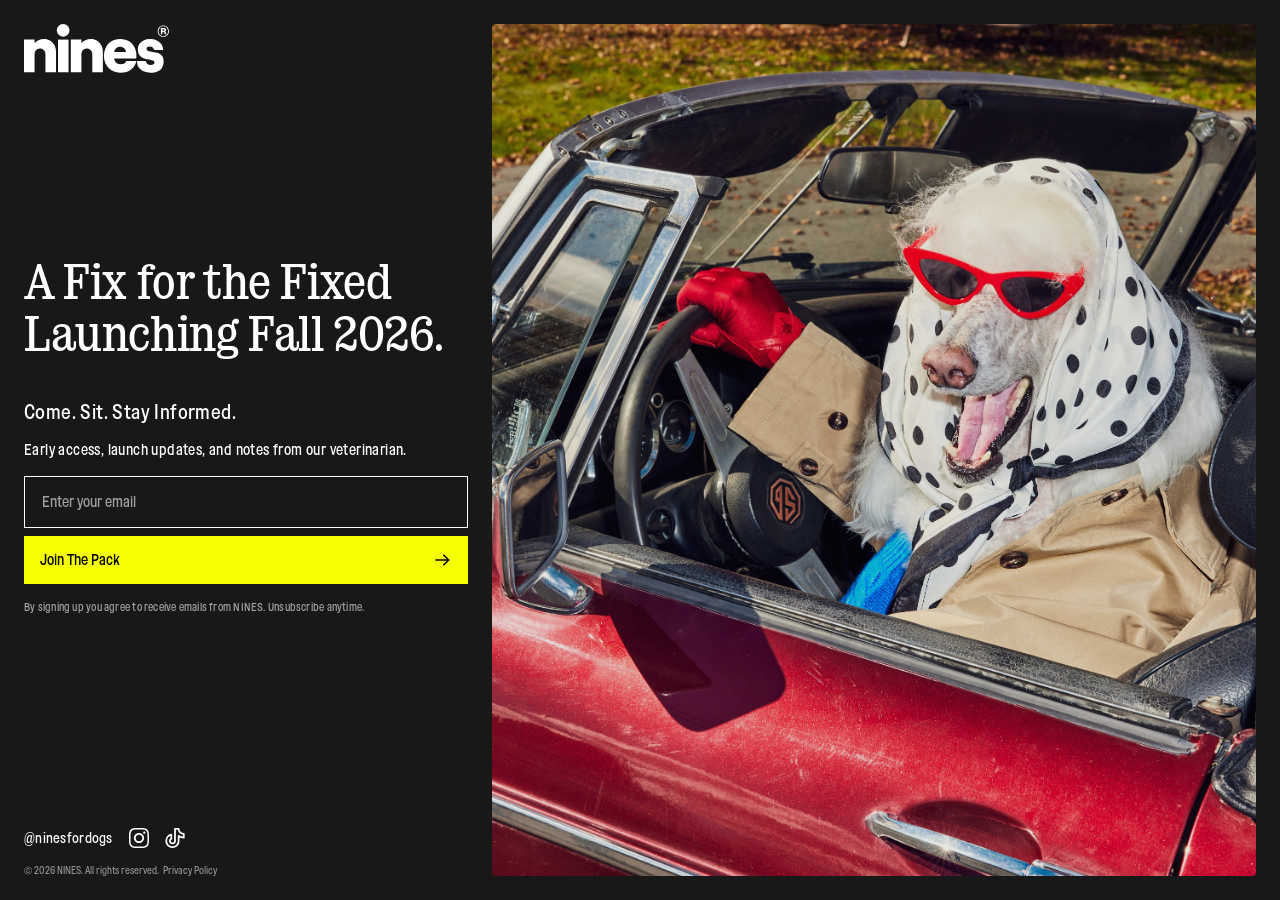
<file: index.html>
<!DOCTYPE html>
<html lang="en">
<head>
<meta charset="UTF-8">
<meta name="viewport" content="width=device-width, initial-scale=1.0">
<title>NINES — A Fix for the Fixed.</title>
<link rel="stylesheet" href="styles.css">
</head>
<body>

<main class="page">
  <section class="panel-left">
    <header class="logo">
      <img src="assets/logo.svg" alt="Nines">
    </header>

    <div class="hero-copy">
      <h1 class="headline">A Fix for the Fixed<br>Launching Fall 2026.</h1>

      <form class="signup" id="signupForm" novalidate>
        <p class="signup-label">Come. Sit. Stay Informed.</p>
        <p class="signup-subcopy">Early access, launch updates, and notes from our veterinarian.</p>

        <div class="signup-controls">
          <div class="input-wrap">
            <input type="email" id="email" name="email" placeholder="Enter your email" autocomplete="email" required>
          </div>
          <button type="submit" class="join-btn">
            <span>Join The Pack</span>
            <img src="assets/arrow.svg" alt="" class="arrow-icon">
          </button>
        </div>

        <p class="disclaimer">By signing up you agree to receive emails from NINES. Unsubscribe anytime.</p>
        <p class="form-status" id="formStatus" role="status" aria-live="polite"></p>
      </form>
    </div>

    <footer class="social">
      <div class="social-links">
      <span class="handle">@ninesfordogs</span>
      <a href="#" class="icon-link" aria-label="Instagram">
        <svg class="icon-svg" viewBox="0 0 17.334 17.334" width="20" height="20" fill="currentColor" aria-hidden="true">
          <path d="M8.66699 0C11.0207 0 11.316 0.0103854 12.2402 0.0527344C13.1626 0.0946642 13.7925 0.241048 14.3438 0.455078C14.9221 0.672727 15.446 1.01416 15.8789 1.45508C16.3198 1.88797 16.6613 2.41195 16.8789 2.99023C17.0931 3.54144 17.2391 4.17139 17.2812 5.09375C17.3234 6.018 17.334 6.3133 17.334 8.66699C17.334 11.0207 17.3234 11.3158 17.2812 12.2402C17.2391 13.1626 17.0931 13.7925 16.8789 14.3438C16.6562 14.9195 16.3154 15.4424 15.8789 15.8789C15.4424 16.3154 14.9194 16.6563 14.3438 16.8789C13.7926 17.0931 13.1625 17.2392 12.2402 17.2812C11.3161 17.3234 11.0206 17.334 8.66699 17.334C6.31343 17.334 6.01812 17.3234 5.09375 17.2812C4.17146 17.2391 3.54146 17.0931 2.99023 16.8789C2.41195 16.6613 1.88797 16.3198 1.45508 15.8789C1.01425 15.446 0.672682 14.922 0.455078 14.3438C0.240894 13.7926 0.0948339 13.1625 0.0527344 12.2402C0.0103854 11.316 0 11.0207 0 8.66699C5.10638e-08 6.31327 0.0103851 6.018 0.0527344 5.09375C0.0946665 4.17139 0.241043 3.54147 0.455078 2.99023C0.672767 2.41195 1.01413 1.88794 1.45508 1.45508C1.88797 1.0142 2.41195 0.672695 2.99023 0.455078C3.54143 0.240871 4.17142 0.0948438 5.09375 0.0527344C6.01799 0.0105576 6.31333 2.43298e-07 8.66699 0ZM8.66699 1.33398C6.67545 1.33398 6.42267 1.32956 5.64062 1.36523C5.02622 1.39327 4.31883 1.42985 3.75586 1.59961C3.19274 1.76945 2.75033 2.00033 2.29199 2.51074C1.83381 3.021 1.6935 3.44395 1.56836 3.85938C1.43815 4.29167 1.39486 4.86591 1.35938 5.64648C1.32356 6.42826 1.33398 6.67568 1.33398 8.66699C1.33398 10.6585 1.32355 10.9056 1.35938 11.6875C1.39485 12.4678 1.43824 13.0414 1.56836 13.4736C1.69353 13.8892 1.83366 14.3128 2.29199 14.8232C2.75031 15.3336 3.19276 15.5645 3.75586 15.7344C4.31883 15.9041 5.02623 15.9407 5.64062 15.9688C6.42267 16.0044 6.67545 16 8.66699 16C10.6586 16 10.9064 16.0095 11.6885 15.9736C12.4688 15.9382 13.0424 15.8958 13.4746 15.7656C13.8902 15.6405 14.3128 15.4993 14.8232 15.041C15.3336 14.5828 15.5655 14.1411 15.7354 13.5781C15.9052 13.015 15.9417 12.3069 15.9697 11.6924C16.0054 10.9104 16 10.6592 16 8.66797C16 6.67646 16.0044 6.42356 15.9688 5.6416C15.9407 5.02705 15.9042 4.31898 15.7344 3.75586C15.5646 3.19294 15.3335 2.75117 14.8232 2.29297C14.3129 1.83468 13.8901 1.69352 13.4746 1.56836C13.0423 1.43815 12.4681 1.39584 11.6875 1.36035C10.9058 1.32454 10.6583 1.33398 8.66699 1.33398ZM8.66699 4.25098C11.1058 4.25124 13.0837 6.22822 13.084 8.66699C13.0837 11.1058 11.1058 13.0837 8.66699 13.084C6.2282 13.0837 4.25122 11.1058 4.25098 8.66699C4.25121 6.2282 6.2282 4.25121 8.66699 4.25098ZM8.66699 5.75098C7.05663 5.75121 5.75121 7.05663 5.75098 8.66699C5.75122 10.2774 7.05663 11.5837 8.66699 11.584C10.2773 11.5837 11.5837 10.2773 11.584 8.66699C11.5837 7.05664 10.2773 5.75124 8.66699 5.75098ZM13.293 3.04102C13.8453 3.04102 14.293 3.48873 14.293 4.04102C14.2928 4.59317 13.8452 5.04102 13.293 5.04102C12.7409 5.04084 12.2931 4.59306 12.293 4.04102C12.293 3.48884 12.7408 3.04119 13.293 3.04102Z"/>
        </svg>
      </a>
      <a href="#" class="icon-link" aria-label="TikTok">
        <svg class="icon-svg" viewBox="0 0 16.5 17.125" width="20" height="20" fill="none" stroke="currentColor" stroke-width="1.5" stroke-linecap="round" stroke-linejoin="round" aria-hidden="true">
          <path d="M11.375 6.84375C12.6492 7.76089 14.1801 8.25296 15.75 8.25V5.125C14.5897 5.125 13.4769 4.66406 12.6564 3.84359C11.8359 3.02312 11.375 1.91032 11.375 0.75H8.25V11.0625C8.24984 11.4539 8.14464 11.8381 7.94539 12.1751C7.74614 12.512 7.46014 12.7893 7.11721 12.978C6.77428 13.1667 6.387 13.26 5.99575 13.2481C5.6045 13.2361 5.22362 13.1194 4.89284 12.9101C4.56207 12.7008 4.29351 12.4066 4.11519 12.0581C3.93686 11.7097 3.8553 11.3198 3.87902 10.9291C3.90273 10.5383 4.03085 10.1611 4.25001 9.83682C4.46917 9.51249 4.77134 9.25291 5.125 9.08516V5.75C2.63828 6.19297 0.75 8.44844 0.75 11.0625C0.75 12.4715 1.30971 13.8227 2.306 14.819C3.30228 15.8153 4.65354 16.375 6.0625 16.375C7.47146 16.375 8.82272 15.8153 9.81901 14.819C10.8153 13.8227 11.375 12.4715 11.375 11.0625V6.84375Z"/>
        </svg>
      </a>
      </div>
      <div class="legal">
        <p class="copyright">© 2026 NINES. All rights reserved.</p>
        <a href="privacy.html" class="privacy-link">Privacy Policy</a>
      </div>
    </footer>
  </section>

  <section class="panel-right">
    <img src="assets/hero.png" alt="Dog wearing sunglasses and a headscarf riding in a red convertible" class="hero-image">
  </section>
</main>

<script src="script.js"></script>
</body>
</html>
</file>
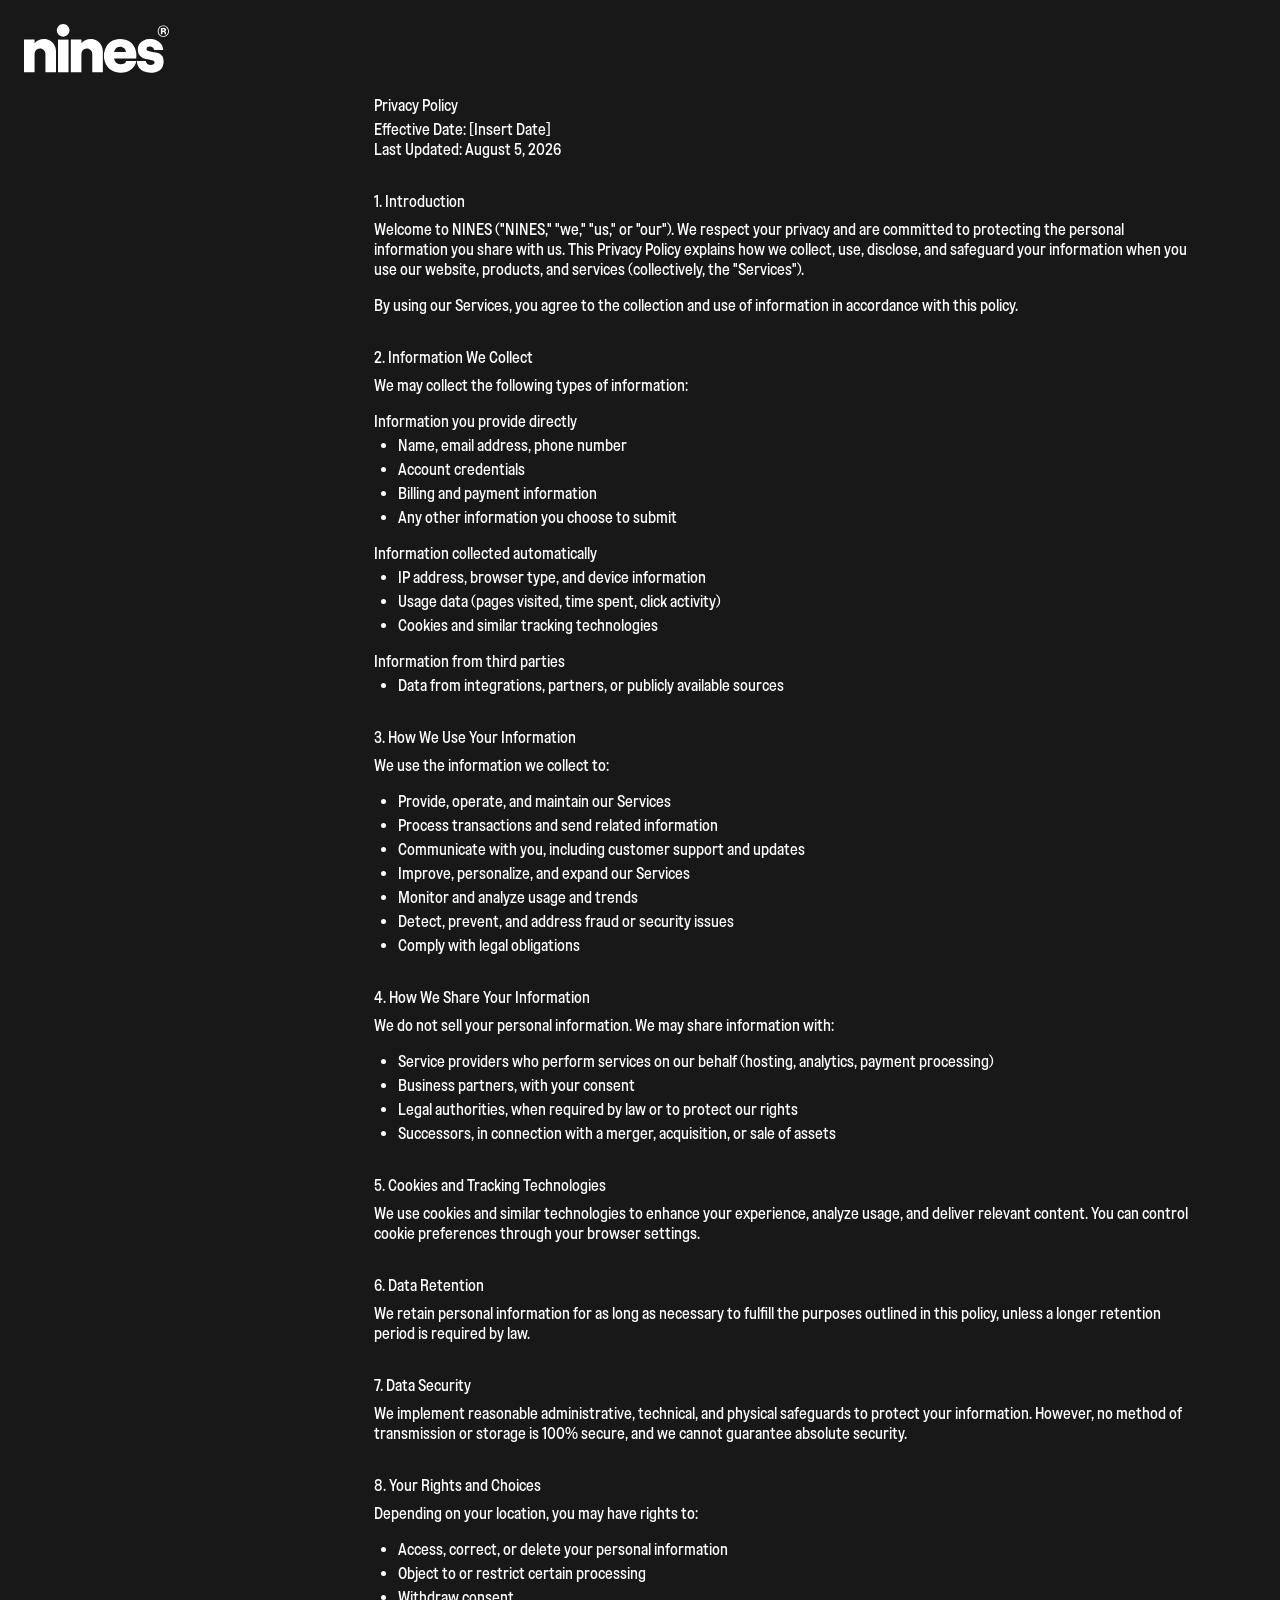
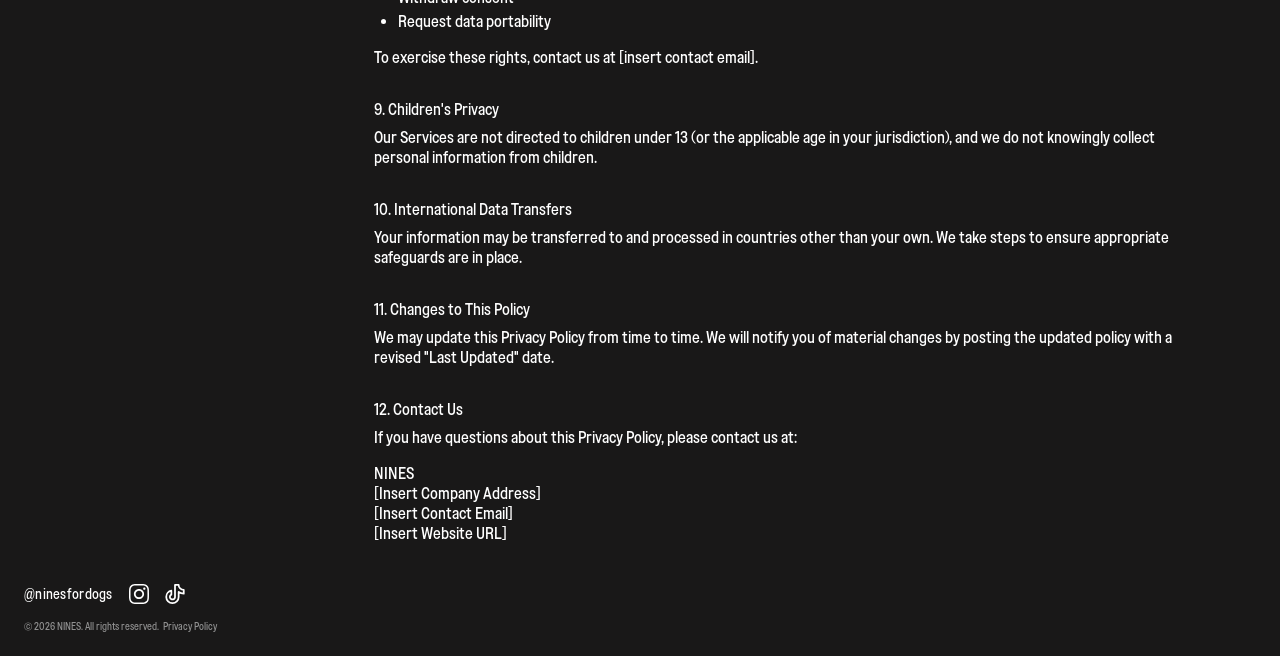
<file: privacy.html>
<!DOCTYPE html>
<html lang="en">
<head>
<meta charset="UTF-8">
<meta name="viewport" content="width=device-width, initial-scale=1.0">
<title>NINES — Privacy Policy</title>
<link rel="stylesheet" href="styles.css">
</head>
<body>

<main class="privacy-page">
  <aside class="privacy-sidebar">
    <header class="logo">
      <a href="index.html"><img src="assets/logo.svg" alt="Nines"></a>
    </header>

    <footer class="social">
      <div class="social-links">
        <span class="handle">@ninesfordogs</span>
        <a href="#" class="icon-link" aria-label="Instagram">
          <svg class="icon-svg" viewBox="0 0 17.334 17.334" width="20" height="20" fill="currentColor" aria-hidden="true">
            <path d="M8.66699 0C11.0207 0 11.316 0.0103854 12.2402 0.0527344C13.1626 0.0946642 13.7925 0.241048 14.3438 0.455078C14.9221 0.672727 15.446 1.01416 15.8789 1.45508C16.3198 1.88797 16.6613 2.41195 16.8789 2.99023C17.0931 3.54144 17.2391 4.17139 17.2812 5.09375C17.3234 6.018 17.334 6.3133 17.334 8.66699C17.334 11.0207 17.3234 11.3158 17.2812 12.2402C17.2391 13.1626 17.0931 13.7925 16.8789 14.3438C16.6562 14.9195 16.3154 15.4424 15.8789 15.8789C15.4424 16.3154 14.9194 16.6563 14.3438 16.8789C13.7926 17.0931 13.1625 17.2392 12.2402 17.2812C11.3161 17.3234 11.0206 17.334 8.66699 17.334C6.31343 17.334 6.01812 17.3234 5.09375 17.2812C4.17146 17.2391 3.54146 17.0931 2.99023 16.8789C2.41195 16.6613 1.88797 16.3198 1.45508 15.8789C1.01425 15.446 0.672682 14.922 0.455078 14.3438C0.240894 13.7926 0.0948339 13.1625 0.0527344 12.2402C0.0103854 11.316 0 11.0207 0 8.66699C5.10638e-08 6.31327 0.0103851 6.018 0.0527344 5.09375C0.0946665 4.17139 0.241043 3.54147 0.455078 2.99023C0.672767 2.41195 1.01413 1.88794 1.45508 1.45508C1.88797 1.0142 2.41195 0.672695 2.99023 0.455078C3.54143 0.240871 4.17142 0.0948438 5.09375 0.0527344C6.01799 0.0105576 6.31333 2.43298e-07 8.66699 0ZM8.66699 1.33398C6.67545 1.33398 6.42267 1.32956 5.64062 1.36523C5.02622 1.39327 4.31883 1.42985 3.75586 1.59961C3.19274 1.76945 2.75033 2.00033 2.29199 2.51074C1.83381 3.021 1.6935 3.44395 1.56836 3.85938C1.43815 4.29167 1.39486 4.86591 1.35938 5.64648C1.32356 6.42826 1.33398 6.67568 1.33398 8.66699C1.33398 10.6585 1.32355 10.9056 1.35938 11.6875C1.39485 12.4678 1.43824 13.0414 1.56836 13.4736C1.69353 13.8892 1.83366 14.3128 2.29199 14.8232C2.75031 15.3336 3.19276 15.5645 3.75586 15.7344C4.31883 15.9041 5.02623 15.9407 5.64062 15.9688C6.42267 16.0044 6.67545 16 8.66699 16C10.6586 16 10.9064 16.0095 11.6885 15.9736C12.4688 15.9382 13.0424 15.8958 13.4746 15.7656C13.8902 15.6405 14.3128 15.4993 14.8232 15.041C15.3336 14.5828 15.5655 14.1411 15.7354 13.5781C15.9052 13.015 15.9417 12.3069 15.9697 11.6924C16.0054 10.9104 16 10.6592 16 8.66797C16 6.67646 16.0044 6.42356 15.9688 5.6416C15.9407 5.02705 15.9042 4.31898 15.7344 3.75586C15.5646 3.19294 15.3335 2.75117 14.8232 2.29297C14.3129 1.83468 13.8901 1.69352 13.4746 1.56836C13.0423 1.43815 12.4681 1.39584 11.6875 1.36035C10.9058 1.32454 10.6583 1.33398 8.66699 1.33398ZM8.66699 4.25098C11.1058 4.25124 13.0837 6.22822 13.084 8.66699C13.0837 11.1058 11.1058 13.0837 8.66699 13.084C6.2282 13.0837 4.25122 11.1058 4.25098 8.66699C4.25121 6.2282 6.2282 4.25121 8.66699 4.25098ZM8.66699 5.75098C7.05663 5.75121 5.75121 7.05663 5.75098 8.66699C5.75122 10.2774 7.05663 11.5837 8.66699 11.584C10.2773 11.5837 11.5837 10.2773 11.584 8.66699C11.5837 7.05664 10.2773 5.75124 8.66699 5.75098ZM13.293 3.04102C13.8453 3.04102 14.293 3.48873 14.293 4.04102C14.2928 4.59317 13.8452 5.04102 13.293 5.04102C12.7409 5.04084 12.2931 4.59306 12.293 4.04102C12.293 3.48884 12.7408 3.04119 13.293 3.04102Z"/>
          </svg>
        </a>
        <a href="#" class="icon-link" aria-label="TikTok">
          <svg class="icon-svg" viewBox="0 0 16.5 17.125" width="20" height="20" fill="none" stroke="currentColor" stroke-width="1.5" stroke-linecap="round" stroke-linejoin="round" aria-hidden="true">
            <path d="M11.375 6.84375C12.6492 7.76089 14.1801 8.25296 15.75 8.25V5.125C14.5897 5.125 13.4769 4.66406 12.6564 3.84359C11.8359 3.02312 11.375 1.91032 11.375 0.75H8.25V11.0625C8.24984 11.4539 8.14464 11.8381 7.94539 12.1751C7.74614 12.512 7.46014 12.7893 7.11721 12.978C6.77428 13.1667 6.387 13.26 5.99575 13.2481C5.6045 13.2361 5.22362 13.1194 4.89284 12.9101C4.56207 12.7008 4.29351 12.4066 4.11519 12.0581C3.93686 11.7097 3.8553 11.3198 3.87902 10.9291C3.90273 10.5383 4.03085 10.1611 4.25001 9.83682C4.46917 9.51249 4.77134 9.25291 5.125 9.08516V5.75C2.63828 6.19297 0.75 8.44844 0.75 11.0625C0.75 12.4715 1.30971 13.8227 2.306 14.819C3.30228 15.8153 4.65354 16.375 6.0625 16.375C7.47146 16.375 8.82272 15.8153 9.81901 14.819C10.8153 13.8227 11.375 12.4715 11.375 11.0625V6.84375Z"/>
          </svg>
        </a>
      </div>
      <div class="legal">
        <p class="copyright">© 2026 NINES. All rights reserved.</p>
        <a href="privacy.html" class="privacy-link" aria-current="page">Privacy Policy</a>
      </div>
    </footer>
  </aside>

  <article class="privacy-content">
    <h1>Privacy Policy</h1>
    <p class="policy-meta">Effective Date: [Insert Date]<br>Last Updated: August 5, 2026</p>

    <h2>1. Introduction</h2>
    <p>Welcome to NINES ("NINES," "we," "us," or "our"). We respect your privacy and are committed to protecting the personal information you share with us. This Privacy Policy explains how we collect, use, disclose, and safeguard your information when you use our website, products, and services (collectively, the "Services").</p>
    <p>By using our Services, you agree to the collection and use of information in accordance with this policy.</p>

    <h2>2. Information We Collect</h2>
    <p>We may collect the following types of information:</p>
    <p class="policy-subhead">Information you provide directly</p>
    <ul>
      <li>Name, email address, phone number</li>
      <li>Account credentials</li>
      <li>Billing and payment information</li>
      <li>Any other information you choose to submit</li>
    </ul>
    <p class="policy-subhead">Information collected automatically</p>
    <ul>
      <li>IP address, browser type, and device information</li>
      <li>Usage data (pages visited, time spent, click activity)</li>
      <li>Cookies and similar tracking technologies</li>
    </ul>
    <p class="policy-subhead">Information from third parties</p>
    <ul>
      <li>Data from integrations, partners, or publicly available sources</li>
    </ul>

    <h2>3. How We Use Your Information</h2>
    <p>We use the information we collect to:</p>
    <ul>
      <li>Provide, operate, and maintain our Services</li>
      <li>Process transactions and send related information</li>
      <li>Communicate with you, including customer support and updates</li>
      <li>Improve, personalize, and expand our Services</li>
      <li>Monitor and analyze usage and trends</li>
      <li>Detect, prevent, and address fraud or security issues</li>
      <li>Comply with legal obligations</li>
    </ul>

    <h2>4. How We Share Your Information</h2>
    <p>We do not sell your personal information. We may share information with:</p>
    <ul>
      <li>Service providers who perform services on our behalf (hosting, analytics, payment processing)</li>
      <li>Business partners, with your consent</li>
      <li>Legal authorities, when required by law or to protect our rights</li>
      <li>Successors, in connection with a merger, acquisition, or sale of assets</li>
    </ul>

    <h2>5. Cookies and Tracking Technologies</h2>
    <p>We use cookies and similar technologies to enhance your experience, analyze usage, and deliver relevant content. You can control cookie preferences through your browser settings.</p>

    <h2>6. Data Retention</h2>
    <p>We retain personal information for as long as necessary to fulfill the purposes outlined in this policy, unless a longer retention period is required by law.</p>

    <h2>7. Data Security</h2>
    <p>We implement reasonable administrative, technical, and physical safeguards to protect your information. However, no method of transmission or storage is 100% secure, and we cannot guarantee absolute security.</p>

    <h2>8. Your Rights and Choices</h2>
    <p>Depending on your location, you may have rights to:</p>
    <ul>
      <li>Access, correct, or delete your personal information</li>
      <li>Object to or restrict certain processing</li>
      <li>Withdraw consent</li>
      <li>Request data portability</li>
    </ul>
    <p>To exercise these rights, contact us at [insert contact email].</p>

    <h2>9. Children's Privacy</h2>
    <p>Our Services are not directed to children under 13 (or the applicable age in your jurisdiction), and we do not knowingly collect personal information from children.</p>

    <h2>10. International Data Transfers</h2>
    <p>Your information may be transferred to and processed in countries other than your own. We take steps to ensure appropriate safeguards are in place.</p>

    <h2>11. Changes to This Policy</h2>
    <p>We may update this Privacy Policy from time to time. We will notify you of material changes by posting the updated policy with a revised "Last Updated" date.</p>

    <h2>12. Contact Us</h2>
    <p>If you have questions about this Privacy Policy, please contact us at:</p>
    <p>NINES<br>[Insert Company Address]<br>[Insert Contact Email]<br>[Insert Website URL]</p>
  </article>
</main>

</body>
</html>
</file>
<file: styles.css>
@font-face {
  font-family: 'Sancy Slab Trial';
  src: url('assets/fonts/sancy-slab-regular.otf') format('opentype');
  font-weight: 400;
  font-style: normal;
  font-display: swap;
}

@font-face {
  font-family: 'Sancy Slab Trial';
  src: url('assets/fonts/sancy-slab-medium.otf') format('opentype');
  font-weight: 500;
  font-style: normal;
  font-display: swap;
}

@font-face {
  font-family: 'Sancy Trial';
  src: url('assets/fonts/sancy-regular.otf') format('opentype');
  font-weight: 400;
  font-style: normal;
  font-display: swap;
}

@font-face {
  font-family: 'Sancy Trial';
  src: url('assets/fonts/sancy-medium.otf') format('opentype');
  font-weight: 500;
  font-style: normal;
  font-display: swap;
}

:root {
  --bg: #191818;
  --yellow: #f6ff00;
  --white: #ffffff;
  --placeholder: #9f9f9f;
  --disclaimer: #a3a3a3;
  --panel-width: 492px;
}

* { box-sizing: border-box; }

html, body {
  margin: 0;
  padding: 0;
  background: var(--bg);
  color: var(--white);
  height: 100%;
}

body {
  font-family: 'Sancy Trial', Georgia, serif;
}

.page {
  display: flex;
  height: 100vh;
  min-height: 100vh;
  width: 100%;
}

/* ---------- Left panel ---------- */

.panel-left {
  width: var(--panel-width);
  flex-shrink: 0;
  padding: clamp(16px, 3vh, 24px) 24px;
  display: flex;
  flex-direction: column;
  justify-content: space-between;
  height: 100%;
}

.logo img {
  display: block;
  height: clamp(33.8px, 6.08vh, 48.8px);
  width: auto;
}

.hero-copy {
  display: flex;
  flex-direction: column;
  gap: clamp(16px, 5vh, 40px);
  width: 100%;
}

.headline {
  font-family: 'Sancy Slab Trial', Georgia, serif;
  font-weight: 400;
  font-size: clamp(30px, 6vh, 48px);
  line-height: clamp(34px, 6.5vh, 52px);
  letter-spacing: -0.4px;
  color: var(--white);
  margin: 0;
}

.signup {
  display: flex;
  flex-direction: column;
  gap: clamp(8px, 2vh, 16px);
  width: 100%;
}

.signup-label {
  font-family: 'Sancy Trial', Georgia, serif;
  font-size: 20px;
  letter-spacing: 0.4px;
  color: var(--white);
  margin: 0;
}

.signup-subcopy {
  font-family: 'Sancy Trial', Georgia, serif;
  font-size: 14.85px;
  line-height: 20px;
  letter-spacing: 0.4px;
  color: var(--white);
  margin: 0;
}

.signup-controls {
  display: flex;
  flex-direction: column;
  gap: clamp(4px, 1vh, 8px);
  width: 100%;
}

.input-wrap {
  border: 1px solid var(--white);
  height: clamp(40px, 6.5vh, 52px);
  display: flex;
  align-items: center;
  padding: 8px 16px 8px 15px;
}

.input-wrap input {
  width: 100%;
  height: 100%;
  border: none;
  background: transparent;
  outline: none;
  color: var(--white);
  font-family: 'Sancy Trial', Georgia, serif;
  font-size: 14.85px;
}

.input-wrap input::placeholder {
  color: var(--placeholder);
}

.join-btn {
  background: var(--yellow);
  border: none;
  height: clamp(36px, 6vh, 48px);
  display: flex;
  align-items: center;
  justify-content: space-between;
  padding: 8px 16px;
  cursor: pointer;
  font-family: 'Sancy Trial', Georgia, serif;
  font-size: 14.85px;
  color: #000;
  transition: opacity 0.15s ease;
}

.join-btn:hover {
  opacity: 0.85;
}

.join-btn .arrow-icon {
  width: 20px;
  height: 20px;
  transform: rotate(180deg);
}

.disclaimer {
  color: var(--disclaimer);
  font-size: 11px;
  letter-spacing: 0.22px;
  margin: 0;
}

.form-status {
  margin: 0;
  font-size: 12px;
  min-height: 14px;
  color: var(--yellow);
}

/* ---------- Social footer ---------- */

.social {
  display: flex;
  flex-direction: column;
  gap: 16px;
  width: 100%;
}

.social-links {
  display: flex;
  align-items: center;
  gap: 16px;
  width: 100%;
}

.legal {
  display: flex;
  align-items: flex-start;
  gap: 4px;
  width: 100%;
}

.copyright,
.privacy-link {
  font-family: 'Sancy Trial', Georgia, serif;
  font-size: 10px;
  color: #909090;
  margin: 0;
  white-space: nowrap;
}

.privacy-link {
  text-decoration: none;
}

.privacy-link:hover,
.privacy-link:focus-visible {
  text-decoration: underline;
}

.handle {
  font-family: 'Sancy Trial', Georgia, serif;
  font-size: 14px;
  letter-spacing: 0.28px;
  color: var(--white);
}

.icon-link {
  display: flex;
  align-items: center;
  justify-content: center;
  width: 20px;
  height: 20px;
  position: relative;
}

.icon-svg {
  display: block;
  color: var(--white);
  transition: color 0.15s ease;
}

.icon-link:hover .icon-svg,
.icon-link:focus-visible .icon-svg {
  color: var(--yellow);
}

/* ---------- Right panel ---------- */

.panel-right {
  flex: 1 0 0;
  min-width: 0;
  min-height: 0;
  padding: 24px 24px 24px 0;
  display: flex;
}

.hero-image {
  width: 100%;
  height: 100%;
  object-fit: cover;
  border-radius: 4px;
  opacity: 0.9;
  display: block;
}

/* ---------- Responsive ---------- */

@media (max-width: 900px) {
  html, body {
    height: auto;
  }

  .page {
    flex-direction: column;
    height: auto;
    min-height: 100vh;
  }

  /* Let panel-left's children become direct flex items of .page,
     so the image can be reordered between the logo and the copy. */
  .panel-left {
    display: contents;
  }

  .logo {
    order: 1;
    padding: 24px 24px 0 24px;
  }

  .panel-right {
    order: 2;
    flex: none;
    padding: 24px 24px 0 24px;
    height: 288px;
  }

  .hero-copy {
    order: 3;
    padding: 28px 24px 0 24px;
    gap: 24px;
  }

  .headline {
    font-size: 36px;
    line-height: 40px;
  }

  .social {
    order: 4;
    padding: 24px 24px 40px 24px;
  }
}

@media (max-width: 480px) {
  .headline {
    font-size: 30px;
    line-height: 34px;
  }

  .panel-right {
    height: 224px;
  }
}

/* ---------- Privacy policy page ---------- */

.privacy-page {
  display: flex;
  min-height: 100vh;
  width: 100%;
}

.privacy-sidebar {
  width: 286px;
  flex-shrink: 0;
  padding: 24px;
  display: flex;
  flex-direction: column;
  justify-content: space-between;
}

.privacy-content {
  flex: 1;
  min-width: 0;
  padding: 96px 88px;
  font-family: 'Sancy Trial', Georgia, serif;
  font-size: 16px;
  line-height: 20px;
  color: var(--white);
}

.privacy-content h1 {
  font-family: inherit;
  font-size: 16px;
  font-weight: 400;
  line-height: 20px;
  margin: 0 0 4px;
}

.privacy-content .policy-meta {
  margin: 0 0 32px;
}

.privacy-content h2 {
  font-family: inherit;
  font-size: 16px;
  font-weight: 400;
  line-height: 20px;
  margin: 32px 0 8px;
}

.privacy-content .policy-subhead {
  margin: 16px 0 4px;
}

.privacy-content p {
  margin: 0 0 16px;
}

.privacy-content ul {
  margin: 0 0 16px;
  padding-left: 24px;
}

.privacy-content li {
  margin: 0 0 4px;
}

@media (max-width: 900px) {
  .privacy-page {
    flex-direction: column;
  }

  .privacy-sidebar {
    display: contents;
  }

  .privacy-sidebar .logo {
    order: 1;
    padding: 24px 24px 0 24px;
  }

  .privacy-content {
    order: 2;
    padding: 32px 24px;
  }

  .privacy-sidebar .social {
    order: 3;
    padding: 0 24px 24px 24px;
  }
}
</file>
